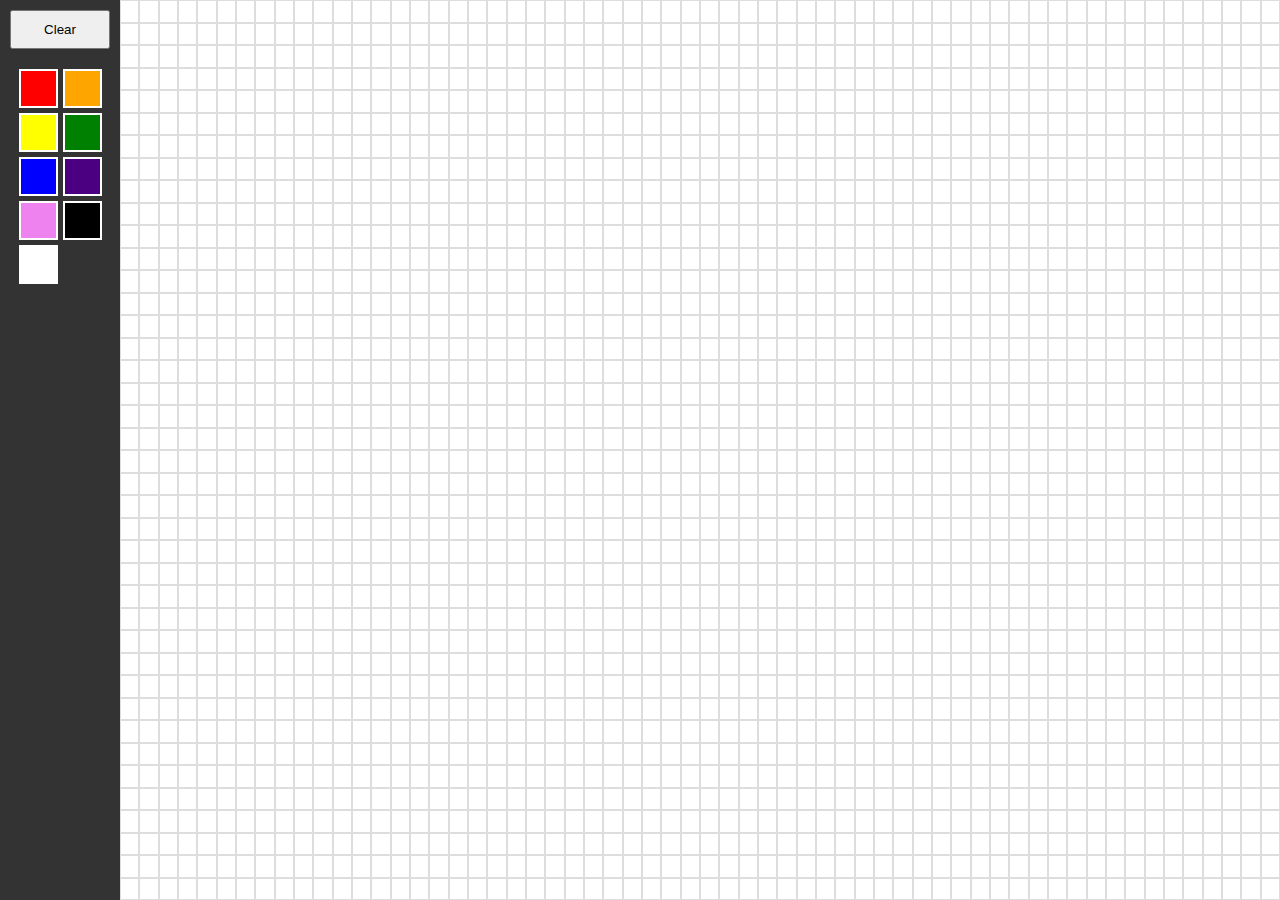
<file: week_1/day_5/mini_project_1/index.html>
<!DOCTYPE HTML>
<html>
<head>
  <style>  
body {
    margin: 0;
    font-family: Arial, sans-serif;
    background-color: #f0f0f0;
}

.container {
    display: flex;
    height: 100vh;
}

.sidebar {
    width: 100px;
    background-color: #333;
    display: flex;
    flex-direction: column;
    align-items: center;
    padding: 10px;
}

.palette {
    display: grid;
    grid-template-columns: repeat(2, 1fr);
    gap: 5px;
    margin-top: 20px;
}

.color {
    width: 35px;
    height: 35px;
    border: 2px solid white;
    cursor: pointer;
}

#clear {
    padding: 10px;
    cursor: pointer;
    width: 100%;
}

#canvas {
    flex-grow: 1;
    display: grid;
    /* This creates a dense grid of squares */
    grid-template-columns: repeat(60, 1fr); 
    grid-template-rows: repeat(40, 1fr);
    background-color: white;
}

.square {
    border: 0.1px solid #ddd;
}
</style> 
</head>

<body>
  <div class="container">
    <aside class="sidebar">
        <button id="clear">Clear</button>
        <div class="palette">
            <div class="color" style="background-color: #FF0000;"></div>
            <div class="color" style="background-color: #FFA500;"></div>
            <div class="color" style="background-color: #FFFF00;"></div>
            <div class="color" style="background-color: #008000;"></div>
            <div class="color" style="background-color: #0000FF;"></div>
            <div class="color" style="background-color: #4B0082;"></div>
            <div class="color" style="background-color: #EE82EE;"></div>
            <div class="color" style="background-color: #000000;"></div>
            <div class="color" style="background-color: #FFFFFF;"></div> </div>
    </aside>

    <main id="canvas"></main>
</div>

  <script src="test.js"></script>
</body>
</html>
</file>
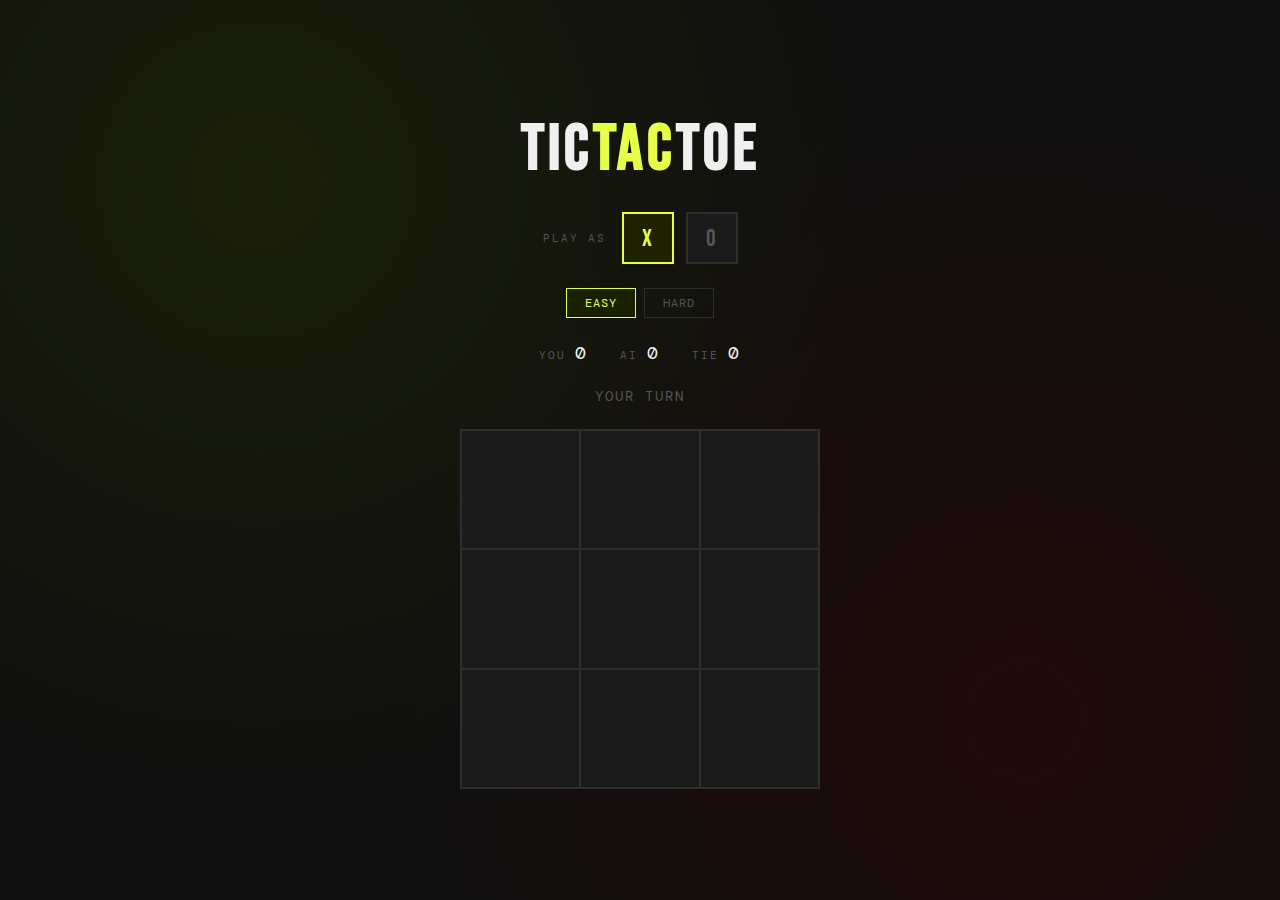
<file: week_2/Mini-Project - Tic Tac Toe Game/Tic-Tac-Toe-Game.html>
<!DOCTYPE html>
<html lang="en">
<head>
<meta charset="UTF-8">
<meta name="viewport" content="width=device-width, initial-scale=1.0">
<title>Tic Tac Toe</title>
<link href="https://fonts.googleapis.com/css2?family=Bebas+Neue&family=DM+Mono:wght@400;500&display=swap" rel="stylesheet">
<style>
  :root {
    --bg: #0f0f0f;
    --surface: #1a1a1a;
    --border: #2e2e2e;
    --accent: #e8ff47;
    --accent2: #ff6b6b;
    --text: #f0f0f0;
    --muted: #555;
    --x-color: #e8ff47;
    --o-color: #ff6b6b;
  }

  * { margin: 0; padding: 0; box-sizing: border-box; }

  body {
    background: var(--bg);
    color: var(--text);
    font-family: 'DM Mono', monospace;
    min-height: 100vh;
    display: flex;
    flex-direction: column;
    align-items: center;
    justify-content: center;
    gap: 24px;
    padding: 20px;
    background-image: radial-gradient(circle at 20% 20%, #1a1f0a 0%, transparent 50%),
                      radial-gradient(circle at 80% 80%, #1f0a0a 0%, transparent 50%);
  }

  h1 {
    font-family: 'Bebas Neue', sans-serif;
    font-size: clamp(2.5rem, 6vw, 4rem);
    letter-spacing: 4px;
    color: var(--text);
    text-align: center;
  }

  h1 span { color: var(--accent); }

  /* Symbol chooser */
  .chooser {
    display: flex;
    gap: 12px;
    align-items: center;
  }

  .chooser label {
    font-size: 0.7rem;
    letter-spacing: 2px;
    color: var(--muted);
    text-transform: uppercase;
    margin-right: 4px;
  }

  .choose-btn {
    width: 52px; height: 52px;
    border: 2px solid var(--border);
    background: var(--surface);
    color: var(--muted);
    font-family: 'Bebas Neue', sans-serif;
    font-size: 1.5rem;
    cursor: pointer;
    transition: all 0.15s;
    letter-spacing: 1px;
  }

  .choose-btn.active-x {
    border-color: var(--x-color);
    color: var(--x-color);
    background: #1f2200;
  }

  .choose-btn.active-o {
    border-color: var(--o-color);
    color: var(--o-color);
    background: #200c0c;
  }

  /* Difficulty */
  .difficulty {
    display: flex;
    gap: 8px;
  }

  .diff-btn {
    padding: 6px 18px;
    border: 1px solid var(--border);
    background: transparent;
    color: var(--muted);
    font-family: 'DM Mono', monospace;
    font-size: 0.75rem;
    letter-spacing: 1px;
    cursor: pointer;
    transition: all 0.15s;
    text-transform: uppercase;
  }

  .diff-btn.active {
    border-color: var(--accent);
    color: var(--accent);
    background: #1a1f00;
  }

  /* Status */
  .status {
    font-size: 0.85rem;
    letter-spacing: 2px;
    color: var(--muted);
    text-transform: uppercase;
    min-height: 1.2em;
    text-align: center;
    transition: color 0.2s;
  }

  .status.win { color: var(--accent); }
  .status.lose { color: var(--o-color); }
  .status.tie { color: #888; }

  /* Board */
  .board {
    display: grid;
    grid-template-columns: repeat(3, 1fr);
    gap: 0;
    border: 2px solid var(--border);
    background: var(--border);
    width: min(360px, 90vw);
    aspect-ratio: 1;
  }

  .cell {
    background: var(--surface);
    display: flex;
    align-items: center;
    justify-content: center;
    font-family: 'Bebas Neue', sans-serif;
    font-size: clamp(2.5rem, 8vw, 4rem);
    cursor: pointer;
    border: 0;
    outline: none;
    transition: background 0.1s;
    position: relative;
    user-select: none;
  }

  .cell:hover:not(.taken) {
    background: #222;
  }

  .cell.X { color: var(--x-color); }
  .cell.O { color: var(--o-color); }

  .cell.win-cell {
    background: #1a1f00;
    animation: flash 0.4s ease;
  }
  .cell.win-cell.O { background: #200c0c; }

  @keyframes flash {
    0%, 100% { opacity: 1; }
    50% { opacity: 0.4; }
  }

  .cell.pop {
    animation: pop 0.15s ease;
  }

  @keyframes pop {
    0% { transform: scale(0.6); }
    60% { transform: scale(1.1); }
    100% { transform: scale(1); }
  }

  /* Gap lines */
  .board { gap: 2px; }

  /* Restart */
  .restart-btn {
    padding: 10px 32px;
    border: 1px solid var(--border);
    background: transparent;
    color: var(--text);
    font-family: 'DM Mono', monospace;
    font-size: 0.75rem;
    letter-spacing: 2px;
    text-transform: uppercase;
    cursor: pointer;
    transition: all 0.15s;
    display: none;
  }

  .restart-btn.show {
    display: block;
  }

  .restart-btn:hover {
    border-color: var(--accent);
    color: var(--accent);
  }

  /* Score */
  .score {
    display: flex;
    gap: 32px;
    font-size: 0.7rem;
    letter-spacing: 2px;
    text-transform: uppercase;
    color: var(--muted);
  }

  .score span { color: var(--text); font-size: 1.1rem; }
</style>
</head>
<body>

<h1>TIC<span>TAC</span>TOE</h1>

<!-- Symbol chooser -->
<div class="chooser">
  <label>Play as</label>
  <button class="choose-btn active-x" id="btnX" onclick="chooseSymbol('X')">X</button>
  <button class="choose-btn" id="btnO" onclick="chooseSymbol('O')">O</button>
</div>

<!-- Difficulty -->
<div class="difficulty">
  <button class="diff-btn active" id="easy" onclick="setDifficulty('easy')">Easy</button>
  <button class="diff-btn" id="hard" onclick="setDifficulty('hard')">Hard</button>
</div>

<!-- Score -->
<div class="score">
  <div>You <span id="scorePlayer">0</span></div>
  <div>AI <span id="scoreAI">0</span></div>
  <div>Tie <span id="scoreTie">0</span></div>
</div>

<!-- Status -->
<p class="status" id="status">Your turn</p>

<!-- Board -->
<div class="board" id="board">
  <button class="cell" id="c0" onclick="playerMove(0)"></button>
  <button class="cell" id="c1" onclick="playerMove(1)"></button>
  <button class="cell" id="c2" onclick="playerMove(2)"></button>
  <button class="cell" id="c3" onclick="playerMove(3)"></button>
  <button class="cell" id="c4" onclick="playerMove(4)"></button>
  <button class="cell" id="c5" onclick="playerMove(5)"></button>
  <button class="cell" id="c6" onclick="playerMove(6)"></button>
  <button class="cell" id="c7" onclick="playerMove(7)"></button>
  <button class="cell" id="c8" onclick="playerMove(8)"></button>
</div>

<button class="restart-btn" id="restartBtn" onclick="restartGame()">↺ Play Again</button>

<script>
  const winCombos = [
    [0,1,2],[3,4,5],[6,7,8],
    [0,3,6],[1,4,7],[2,5,8],
    [0,4,8],[6,4,2]
  ];

  let board = Array(9).fill('');
  let playerSymbol = 'X';
  let aiSymbol = 'O';
  let difficulty = 'easy';
  let gameOver = false;
  let scores = { player: 0, ai: 0, tie: 0 };

  function chooseSymbol(sym) {
    playerSymbol = sym;
    aiSymbol = sym === 'X' ? 'O' : 'X';
    document.getElementById('btnX').className = 'choose-btn' + (sym === 'X' ? ' active-x' : '');
    document.getElementById('btnO').className = 'choose-btn' + (sym === 'O' ? ' active-o' : '');
    restartGame();
  }

  function setDifficulty(d) {
    difficulty = d;
    document.getElementById('easy').classList.toggle('active', d === 'easy');
    document.getElementById('hard').classList.toggle('active', d === 'hard');
    restartGame();
  }

  function restartGame() {
    board = Array(9).fill('');
    gameOver = false;
    document.querySelectorAll('.cell').forEach(c => {
      c.textContent = '';
      c.className = 'cell';
    });
    setStatus('Your turn', '');
    document.getElementById('restartBtn').classList.remove('show');

    // If player chose O, AI goes first
    if (playerSymbol === 'O') {
      setTimeout(aiMove, 400);
    }
  }

  function setStatus(msg, type) {
    const s = document.getElementById('status');
    s.textContent = msg;
    s.className = 'status' + (type ? ' ' + type : '');
  }

  function playerMove(idx) {
    if (gameOver || board[idx] !== '') return;
    makeMove(idx, playerSymbol);
    if (gameOver) return;
    setStatus("AI is thinking...", '');
    setTimeout(aiMove, 350);
  }

  function makeMove(idx, symbol) {
    board[idx] = symbol;
    const cell = document.getElementById('c' + idx);
    cell.textContent = symbol;
    cell.classList.add(symbol, 'taken', 'pop');

    const result = checkWinner(board);
    if (result) {
      endGame(result);
    } else if (board.every(c => c !== '')) {
      endGame('tie');
    }
  }

  function aiMove() {
    if (gameOver) return;
    const idx = difficulty === 'hard' ? bestMove() : randomMove();
    makeMove(idx, aiSymbol);
    if (!gameOver) setStatus('Your turn', '');
  }

  function randomMove() {
    const empty = board.reduce((acc, v, i) => v === '' ? [...acc, i] : acc, []);
    return empty[Math.floor(Math.random() * empty.length)];
  }

  function bestMove() {
    // Minimax
    let best = -Infinity, move = -1;
    board.forEach((v, i) => {
      if (v === '') {
        board[i] = aiSymbol;
        const score = minimax(board, 0, false);
        board[i] = '';
        if (score > best) { best = score; move = i; }
      }
    });
    return move;
  }

  function minimax(b, depth, isMax) {
    const result = checkWinner(b);
    if (result === aiSymbol) return 10 - depth;
    if (result === playerSymbol) return depth - 10;
    if (b.every(c => c !== '')) return 0;

    if (isMax) {
      let best = -Infinity;
      b.forEach((v, i) => {
        if (v === '') {
          b[i] = aiSymbol;
          best = Math.max(best, minimax(b, depth + 1, false));
          b[i] = '';
        }
      });
      return best;
    } else {
      let best = Infinity;
      b.forEach((v, i) => {
        if (v === '') {
          b[i] = playerSymbol;
          best = Math.min(best, minimax(b, depth + 1, true));
          b[i] = '';
        }
      });
      return best;
    }
  }

  function checkWinner(b) {
    for (const [a, c, d] of winCombos) {
      if (b[a] && b[a] === b[c] && b[a] === b[d]) return b[a];
    }
    return null;
  }

  function endGame(result) {
    gameOver = true;
    document.getElementById('restartBtn').classList.add('show');

    if (result === 'tie') {
      setStatus('Tie game', 'tie');
      scores.tie++;
      document.getElementById('scoreTie').textContent = scores.tie;
      return;
    }

    // Highlight winning cells
    for (const combo of winCombos) {
      const [a, b, c] = combo;
      if (board[a] && board[a] === board[b] && board[a] === board[c]) {
        [a, b, c].forEach(i => {
          document.getElementById('c' + i).classList.add('win-cell');
        });
        break;
      }
    }

    if (result === playerSymbol) {
      setStatus('🎉 You win!', 'win');
      scores.player++;
      document.getElementById('scorePlayer').textContent = scores.player;
    } else {
      setStatus('AI wins!', 'lose');
      scores.ai++;
      document.getElementById('scoreAI').textContent = scores.ai;
    }
  }
</script>
</body>
</html>
</file>
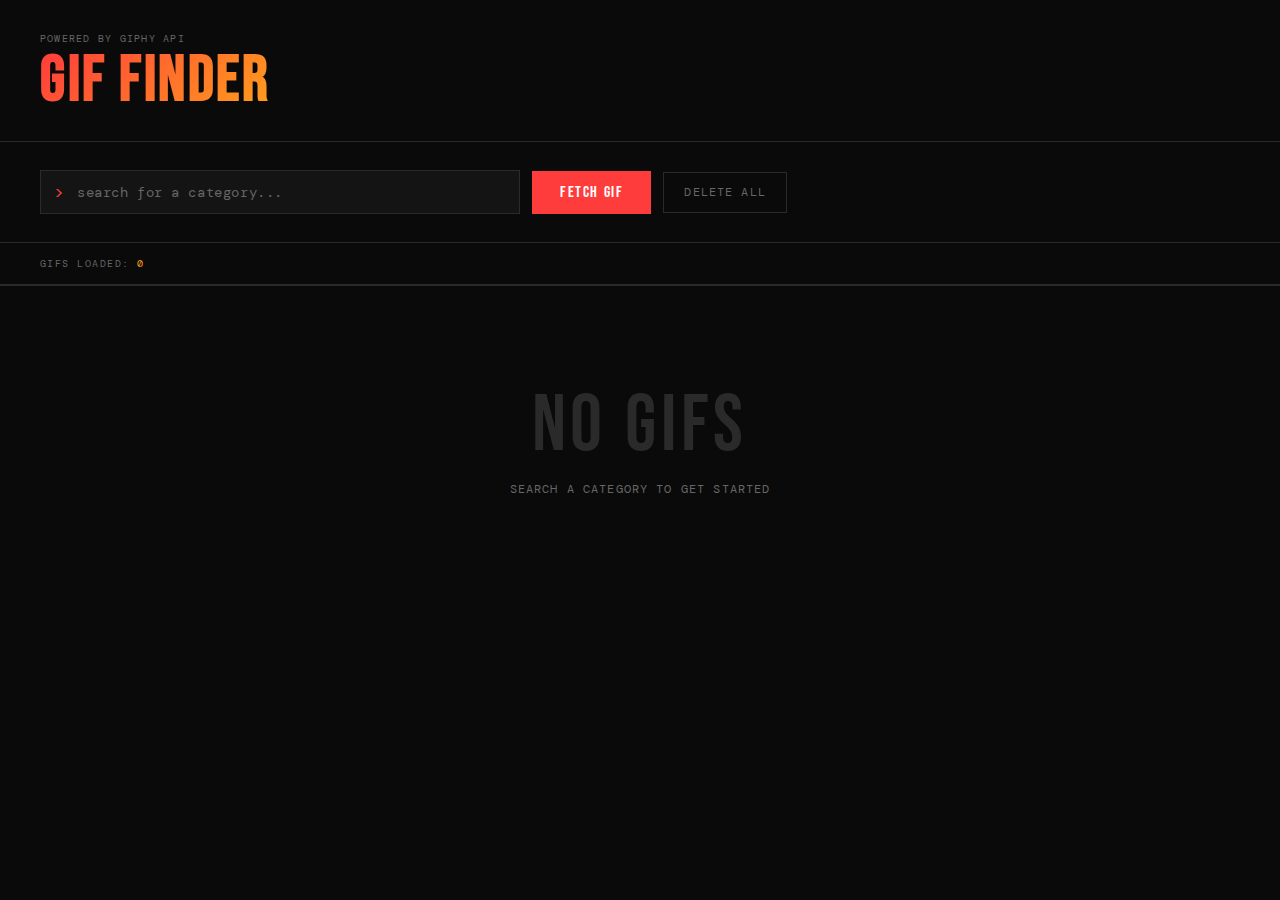
<file: week_3/day_2/Daily-Challenge-Gifs.html>
<!DOCTYPE html>
<html lang="en">
<head>
  <meta charset="UTF-8" />
  <meta name="viewport" content="width=device-width, initial-scale=1.0"/>
  <title>GIF Finder</title>
  <link href="https://fonts.googleapis.com/css2?family=Bebas+Neue&family=DM+Mono:wght@400;500&display=swap" rel="stylesheet"/>
  <style>
    *, *::before, *::after { box-sizing: border-box; margin: 0; padding: 0; }

    :root {
      --bg: #0a0a0a;
      --surface: #141414;
      --border: #2a2a2a;
      --accent: #ff3c3c;
      --accent2: #ff9f1c;
      --text: #f0f0f0;
      --muted: #666;
    }

    body {
      background: var(--bg);
      color: var(--text);
      font-family: 'DM Mono', monospace;
      min-height: 100vh;
      padding: 0 0 60px;
      overflow-x: hidden;
    }

    /* Header */
    header {
      border-bottom: 1px solid var(--border);
      padding: 32px 40px 28px;
      display: flex;
      align-items: flex-end;
      justify-content: space-between;
      position: sticky;
      top: 0;
      background: var(--bg);
      z-index: 100;
      backdrop-filter: blur(8px);
    }

    h1 {
      font-family: 'Bebas Neue', sans-serif;
      font-size: clamp(2.4rem, 6vw, 4rem);
      letter-spacing: 0.04em;
      line-height: 1;
      background: linear-gradient(135deg, var(--accent), var(--accent2));
      -webkit-background-clip: text;
      -webkit-text-fill-color: transparent;
      background-clip: text;
    }

    .subtitle {
      font-size: 0.65rem;
      color: var(--muted);
      letter-spacing: 0.12em;
      text-transform: uppercase;
      margin-bottom: 4px;
    }

    /* Search form */
    .search-bar {
      padding: 28px 40px;
      display: flex;
      gap: 12px;
      align-items: center;
      border-bottom: 1px solid var(--border);
    }

    .input-wrap {
      position: relative;
      flex: 1;
      max-width: 480px;
    }

    .input-wrap::before {
      content: '>';
      position: absolute;
      left: 14px;
      top: 50%;
      transform: translateY(-50%);
      color: var(--accent);
      font-family: 'DM Mono', monospace;
      font-size: 1rem;
      pointer-events: none;
    }

    input[type="text"] {
      width: 100%;
      background: var(--surface);
      border: 1px solid var(--border);
      color: var(--text);
      font-family: 'DM Mono', monospace;
      font-size: 0.9rem;
      padding: 12px 16px 12px 36px;
      outline: none;
      transition: border-color 0.2s;
      letter-spacing: 0.04em;
    }

    input[type="text"]:focus {
      border-color: var(--accent);
    }

    input[type="text"]::placeholder {
      color: var(--muted);
    }

    .btn {
      font-family: 'Bebas Neue', sans-serif;
      font-size: 1rem;
      letter-spacing: 0.1em;
      padding: 12px 28px;
      border: none;
      cursor: pointer;
      transition: all 0.15s;
      text-transform: uppercase;
    }

    .btn-primary {
      background: var(--accent);
      color: #fff;
    }

    .btn-primary:hover {
      background: #ff5a5a;
      transform: translateY(-1px);
    }

    .btn-primary:active {
      transform: translateY(0);
    }

    .btn-danger {
      background: transparent;
      color: var(--muted);
      border: 1px solid var(--border);
      font-family: 'DM Mono', monospace;
      font-size: 0.72rem;
      letter-spacing: 0.1em;
      padding: 12px 20px;
    }

    .btn-danger:hover {
      border-color: var(--accent);
      color: var(--accent);
    }

    /* Count bar */
    .count-bar {
      padding: 14px 40px;
      font-size: 0.65rem;
      letter-spacing: 0.14em;
      text-transform: uppercase;
      color: var(--muted);
      border-bottom: 1px solid var(--border);
      display: flex;
      justify-content: space-between;
      align-items: center;
    }

    #gif-count { color: var(--accent2); }

    /* Grid */
    #gif-grid {
      display: grid;
      grid-template-columns: repeat(auto-fill, minmax(260px, 1fr));
      gap: 1px;
      background: var(--border);
      padding-top: 1px;
    }

    .gif-card {
      position: relative;
      background: var(--surface);
      overflow: hidden;
      animation: fadeSlide 0.35s ease both;
    }

    @keyframes fadeSlide {
      from { opacity: 0; transform: translateY(12px); }
      to   { opacity: 1; transform: translateY(0); }
    }

    .gif-card img {
      width: 100%;
      display: block;
      aspect-ratio: 1 / 1;
      object-fit: cover;
      transition: transform 0.3s ease;
    }

    .gif-card:hover img {
      transform: scale(1.04);
    }

    .gif-card .overlay {
      position: absolute;
      bottom: 0;
      left: 0;
      right: 0;
      background: linear-gradient(transparent, rgba(0,0,0,0.85));
      padding: 32px 14px 14px;
      display: flex;
      justify-content: space-between;
      align-items: flex-end;
      opacity: 0;
      transition: opacity 0.25s;
    }

    .gif-card:hover .overlay {
      opacity: 1;
    }

    .gif-tag {
      font-size: 0.6rem;
      letter-spacing: 0.12em;
      text-transform: uppercase;
      color: var(--accent2);
      background: rgba(0,0,0,0.5);
      padding: 3px 8px;
    }

    .delete-btn {
      font-family: 'DM Mono', monospace;
      font-size: 0.62rem;
      letter-spacing: 0.1em;
      text-transform: uppercase;
      background: var(--accent);
      color: #fff;
      border: none;
      cursor: pointer;
      padding: 5px 12px;
      transition: background 0.15s;
    }

    .delete-btn:hover {
      background: #ff5a5a;
    }

    /* Empty state */
    #empty-state {
      text-align: center;
      padding: 100px 40px;
      color: var(--muted);
    }

    #empty-state .big {
      font-family: 'Bebas Neue', sans-serif;
      font-size: 5rem;
      color: var(--border);
      letter-spacing: 0.06em;
      line-height: 1;
      margin-bottom: 16px;
    }

    #empty-state p {
      font-size: 0.72rem;
      letter-spacing: 0.1em;
      text-transform: uppercase;
    }

    /* Loader */
    .loader {
      display: none;
      width: 20px;
      height: 20px;
      border: 2px solid var(--border);
      border-top-color: var(--accent);
      border-radius: 50%;
      animation: spin 0.7s linear infinite;
      margin: 0 8px;
    }

    .loader.active { display: block; }

    @keyframes spin {
      to { transform: rotate(360deg); }
    }

    /* Error toast */
    #error-toast {
      position: fixed;
      bottom: 30px;
      left: 50%;
      transform: translateX(-50%) translateY(80px);
      background: var(--accent);
      color: #fff;
      font-size: 0.75rem;
      letter-spacing: 0.08em;
      padding: 10px 24px;
      opacity: 0;
      transition: all 0.3s ease;
      pointer-events: none;
      z-index: 999;
    }

    #error-toast.show {
      transform: translateX(-50%) translateY(0);
      opacity: 1;
    }

    @media (max-width: 600px) {
      header, .search-bar, .count-bar { padding-left: 20px; padding-right: 20px; }
      .search-bar { flex-wrap: wrap; }
      #gif-grid { grid-template-columns: repeat(auto-fill, minmax(160px, 1fr)); }
    }
  </style>
</head>
<body>

  <header>
    <div>
      <div class="subtitle">Powered by Giphy API</div>
      <h1>GIF FINDER</h1>
    </div>
  </header>

  <div class="search-bar">
    <div class="input-wrap">
      <input type="text" id="search-input" placeholder="search for a category..." autocomplete="off" />
    </div>
    <button class="btn btn-primary" id="fetch-btn">Fetch GIF</button>
    <div class="loader" id="loader"></div>
    <button class="btn btn-danger" id="delete-all-btn">Delete All</button>
  </div>

  <div class="count-bar">
    <span>GIFs loaded: <span id="gif-count">0</span></span>
    <span id="last-search"></span>
  </div>

  <div id="gif-grid"></div>

  <div id="empty-state">
    <div class="big">NO GIFS</div>
    <p>Search a category to get started</p>
  </div>

  <div id="error-toast"></div>

  <script>
    const API_KEY = 'hpvZycW22qCjn5cRM1xtWB8NKq4dQ2My';
    const grid = document.getElementById('gif-grid');
    const countEl = document.getElementById('gif-count');
    const emptyState = document.getElementById('empty-state');
    const loader = document.getElementById('loader');
    const lastSearchEl = document.getElementById('last-search');
    const errorToast = document.getElementById('error-toast');
    const searchInput = document.getElementById('search-input');

    let gifCount = 0;

    function updateCount() {
      gifCount = grid.querySelectorAll('.gif-card').length;
      countEl.textContent = gifCount;
      emptyState.style.display = gifCount === 0 ? 'block' : 'none';
    }

    function showError(msg) {
      errorToast.textContent = msg;
      errorToast.classList.add('show');
      setTimeout(() => errorToast.classList.remove('show'), 3000);
    }

    async function fetchGif() {
      const tag = searchInput.value.trim();
      if (!tag) { showError('Please enter a search category'); return; }

      loader.classList.add('active');
      document.getElementById('fetch-btn').disabled = true;

      try {
        const url = `https://api.giphy.com/v1/gifs/random?api_key=${API_KEY}&tag=${encodeURIComponent(tag)}&rating=g`;
        const res = await fetch(url);
        if (!res.ok) throw new Error(`HTTP error ${res.status}`);
        const data = await res.json();

        if (!data.data || !data.data.images) throw new Error('No GIF found for that category');

        const gifUrl = data.data.images.downsized_large?.url || data.data.images.original?.url;
        appendGif(gifUrl, tag);

        lastSearchEl.textContent = `Last: "${tag}"`;
      } catch (err) {
        showError(err.message || 'Failed to fetch GIF');
      } finally {
        loader.classList.remove('active');
        document.getElementById('fetch-btn').disabled = false;
      }
    }

    function appendGif(url, tag) {
      const card = document.createElement('div');
      card.className = 'gif-card';

      const img = document.createElement('img');
      img.src = url;
      img.alt = tag;
      img.loading = 'lazy';

      const overlay = document.createElement('div');
      overlay.className = 'overlay';

      const tagEl = document.createElement('span');
      tagEl.className = 'gif-tag';
      tagEl.textContent = tag;

      const delBtn = document.createElement('button');
      delBtn.className = 'delete-btn';
      delBtn.textContent = 'Delete';
      delBtn.addEventListener('click', () => {
        card.style.transition = 'opacity 0.25s, transform 0.25s';
        card.style.opacity = '0';
        card.style.transform = 'scale(0.92)';
        setTimeout(() => { card.remove(); updateCount(); }, 260);
      });

      overlay.appendChild(tagEl);
      overlay.appendChild(delBtn);
      card.appendChild(img);
      card.appendChild(overlay);
      grid.appendChild(card);

      updateCount();
    }

    document.getElementById('fetch-btn').addEventListener('click', fetchGif);

    searchInput.addEventListener('keydown', (e) => {
      if (e.key === 'Enter') fetchGif();
    });

    document.getElementById('delete-all-btn').addEventListener('click', () => {
      const cards = grid.querySelectorAll('.gif-card');
      cards.forEach((c, i) => {
        setTimeout(() => {
          c.style.transition = 'opacity 0.2s, transform 0.2s';
          c.style.opacity = '0';
          c.style.transform = 'scale(0.9)';
          setTimeout(() => { c.remove(); updateCount(); }, 200);
        }, i * 40);
      });
    });

    updateCount();
  </script>
</body>
</html>
</file>
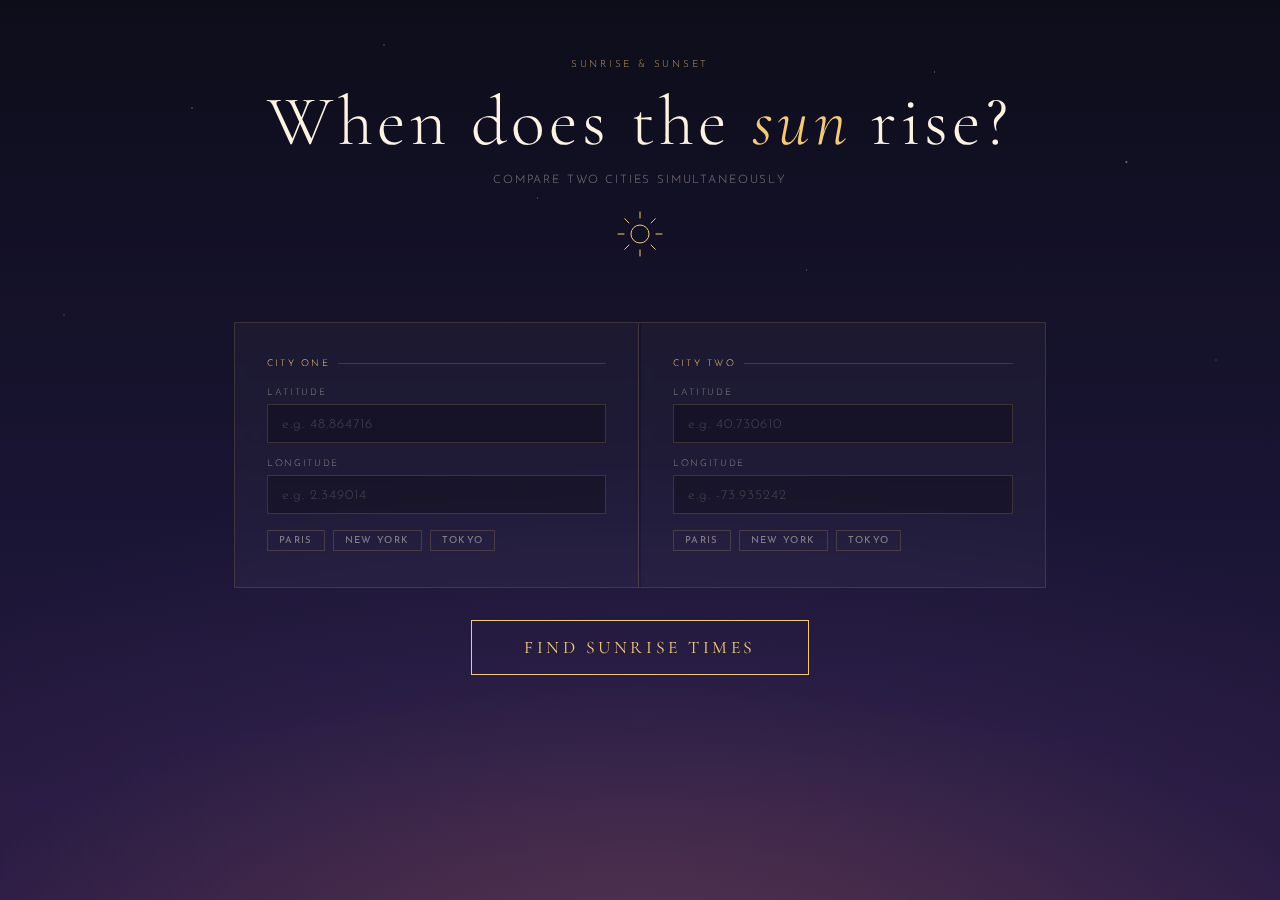
<file: week_3/day_2/Daily-Challenge-Promise.html>
<!DOCTYPE html>
<html lang="en">
<head>
  <meta charset="UTF-8"/>
  <meta name="viewport" content="width=device-width, initial-scale=1.0"/>
  <title>Sunrise Finder</title>
  <link href="https://fonts.googleapis.com/css2?family=Cormorant+Garamond:ital,wght@0,300;0,400;0,600;1,300;1,400&family=Josefin+Sans:wght@300;400&display=swap" rel="stylesheet"/>
  <style>
    *, *::before, *::after { box-sizing: border-box; margin: 0; padding: 0; }

    :root {
      --sky-deep:   #0d0d1a;
      --sky-mid:    #1a1535;
      --sky-dawn:   #3d2b5e;
      --horizon:    #c96b3a;
      --gold:       #f4c97a;
      --cream:      #fdf3e3;
      --muted:      rgba(253,243,227,0.45);
      --border:     rgba(244,201,122,0.18);
    }

    html, body {
      min-height: 100vh;
      background: var(--sky-deep);
      color: var(--cream);
      font-family: 'Josefin Sans', sans-serif;
      font-weight: 300;
    }

    /* Sky background gradient that animates subtly */
    body::before {
      content: '';
      position: fixed;
      inset: 0;
      background:
        radial-gradient(ellipse 80% 50% at 50% 110%, rgba(201,107,58,0.22) 0%, transparent 70%),
        radial-gradient(ellipse 120% 80% at 50% 100%, rgba(61,43,94,0.6) 0%, transparent 60%),
        linear-gradient(180deg, #0d0d1a 0%, #1a1535 60%, #2a1a40 100%);
      pointer-events: none;
      z-index: 0;
    }

    /* Stars */
    body::after {
      content: '';
      position: fixed;
      inset: 0;
      background-image:
        radial-gradient(1px 1px at 15% 12%, rgba(255,255,255,0.6) 0%, transparent 100%),
        radial-gradient(1px 1px at 73% 8%, rgba(255,255,255,0.5) 0%, transparent 100%),
        radial-gradient(1px 1px at 42% 22%, rgba(255,255,255,0.4) 0%, transparent 100%),
        radial-gradient(1.5px 1.5px at 88% 18%, rgba(255,255,255,0.55) 0%, transparent 100%),
        radial-gradient(1px 1px at 5% 35%, rgba(255,255,255,0.35) 0%, transparent 100%),
        radial-gradient(1px 1px at 63% 30%, rgba(255,255,255,0.4) 0%, transparent 100%),
        radial-gradient(1px 1px at 30% 5%, rgba(255,255,255,0.5) 0%, transparent 100%),
        radial-gradient(1px 1px at 95% 40%, rgba(255,255,255,0.3) 0%, transparent 100%),
        radial-gradient(1px 1px at 52% 15%, rgba(255,255,255,0.45) 0%, transparent 100%),
        radial-gradient(1px 1px at 20% 48%, rgba(255,255,255,0.3) 0%, transparent 100%);
      pointer-events: none;
      z-index: 0;
    }

    .page {
      position: relative;
      z-index: 1;
      max-width: 860px;
      margin: 0 auto;
      padding: 60px 24px 80px;
    }

    /* Header */
    header {
      text-align: center;
      margin-bottom: 64px;
    }

    .eyebrow {
      font-size: 0.62rem;
      letter-spacing: 0.28em;
      text-transform: uppercase;
      color: var(--gold);
      opacity: 0.7;
      margin-bottom: 14px;
    }

    h1 {
      font-family: 'Cormorant Garamond', serif;
      font-weight: 300;
      font-size: clamp(2.6rem, 7vw, 4.4rem);
      letter-spacing: 0.06em;
      line-height: 1.1;
      color: var(--cream);
    }

    h1 em {
      font-style: italic;
      color: var(--gold);
    }

    .tagline {
      margin-top: 14px;
      font-size: 0.72rem;
      letter-spacing: 0.16em;
      text-transform: uppercase;
      color: var(--muted);
    }

    /* Sun ornament */
    .sun-ornament {
      width: 48px;
      height: 48px;
      margin: 24px auto 0;
      position: relative;
    }

    .sun-ornament svg {
      width: 100%;
      height: 100%;
      animation: slowSpin 24s linear infinite;
    }

    @keyframes slowSpin {
      to { transform: rotate(360deg); }
    }

    /* Form grid */
    .form-grid {
      display: grid;
      grid-template-columns: 1fr 1fr;
      gap: 2px;
      margin-bottom: 32px;
      border: 1px solid var(--border);
    }

    @media (max-width: 580px) {
      .form-grid { grid-template-columns: 1fr; }
    }

    .city-panel {
      background: rgba(255,255,255,0.03);
      padding: 36px 32px;
      position: relative;
      backdrop-filter: blur(4px);
    }

    .city-panel:first-child {
      border-right: 1px solid var(--border);
    }

    @media (max-width: 580px) {
      .city-panel:first-child {
        border-right: none;
        border-bottom: 1px solid var(--border);
      }
    }

    .panel-label {
      font-size: 0.58rem;
      letter-spacing: 0.24em;
      text-transform: uppercase;
      color: var(--gold);
      margin-bottom: 20px;
      display: flex;
      align-items: center;
      gap: 8px;
    }

    .panel-label::after {
      content: '';
      flex: 1;
      height: 1px;
      background: var(--border);
    }

    .field {
      margin-bottom: 16px;
    }

    .field:last-child { margin-bottom: 0; }

    label {
      display: block;
      font-size: 0.58rem;
      letter-spacing: 0.18em;
      text-transform: uppercase;
      color: var(--muted);
      margin-bottom: 7px;
    }

    input[type="number"] {
      width: 100%;
      background: rgba(0,0,0,0.25);
      border: 1px solid var(--border);
      color: var(--cream);
      font-family: 'Josefin Sans', sans-serif;
      font-weight: 300;
      font-size: 1.05rem;
      padding: 10px 14px;
      outline: none;
      transition: border-color 0.2s, background 0.2s;
      letter-spacing: 0.06em;
      -moz-appearance: textfield;
    }

    input[type="number"]::-webkit-inner-spin-button,
    input[type="number"]::-webkit-outer-spin-button { -webkit-appearance: none; }

    input[type="number"]:focus {
      border-color: var(--gold);
      background: rgba(244,201,122,0.06);
    }

    input[type="number"]::placeholder {
      color: rgba(253,243,227,0.2);
      font-size: 0.85rem;
    }

    /* Presets */
    .presets {
      display: flex;
      gap: 8px;
      margin-top: 10px;
    }

    .preset-btn {
      font-family: 'Josefin Sans', sans-serif;
      font-size: 0.6rem;
      letter-spacing: 0.14em;
      text-transform: uppercase;
      background: transparent;
      border: 1px solid var(--border);
      color: var(--muted);
      padding: 5px 11px;
      cursor: pointer;
      transition: all 0.18s;
    }

    .preset-btn:hover {
      border-color: var(--gold);
      color: var(--gold);
    }

    /* Submit */
    .submit-wrap {
      text-align: center;
      margin-bottom: 56px;
    }

    button[type="button"]#fetch-btn {
      font-family: 'Cormorant Garamond', serif;
      font-size: 1.1rem;
      font-weight: 400;
      letter-spacing: 0.2em;
      text-transform: uppercase;
      background: transparent;
      border: 1px solid var(--gold);
      color: var(--gold);
      padding: 16px 52px;
      cursor: pointer;
      transition: all 0.25s;
      position: relative;
      overflow: hidden;
    }

    button[type="button"]#fetch-btn::before {
      content: '';
      position: absolute;
      inset: 0;
      background: var(--gold);
      transform: scaleX(0);
      transform-origin: left;
      transition: transform 0.3s ease;
      z-index: -1;
    }

    button[type="button"]#fetch-btn:hover {
      color: var(--sky-deep);
    }

    button[type="button"]#fetch-btn:hover::before {
      transform: scaleX(1);
    }

    button[type="button"]#fetch-btn:disabled {
      opacity: 0.4;
      cursor: not-allowed;
    }

    /* Loader */
    .loader-wrap {
      text-align: center;
      padding: 20px;
      display: none;
    }

    .loader-wrap.active { display: block; }

    .loader-dots {
      display: inline-flex;
      gap: 8px;
    }

    .loader-dots span {
      width: 6px;
      height: 6px;
      background: var(--gold);
      border-radius: 50%;
      animation: pulse 1.2s ease-in-out infinite;
    }

    .loader-dots span:nth-child(2) { animation-delay: 0.2s; }
    .loader-dots span:nth-child(3) { animation-delay: 0.4s; }

    @keyframes pulse {
      0%, 80%, 100% { opacity: 0.2; transform: scale(0.8); }
      40% { opacity: 1; transform: scale(1); }
    }

    /* Results */
    #results {
      display: none;
      animation: riseUp 0.55s cubic-bezier(0.22, 1, 0.36, 1) both;
    }

    #results.visible { display: block; }

    @keyframes riseUp {
      from { opacity: 0; transform: translateY(20px); }
      to   { opacity: 1; transform: translateY(0); }
    }

    .results-header {
      text-align: center;
      margin-bottom: 36px;
    }

    .results-header p {
      font-size: 0.62rem;
      letter-spacing: 0.2em;
      text-transform: uppercase;
      color: var(--muted);
    }

    .results-grid {
      display: grid;
      grid-template-columns: 1fr auto 1fr;
      gap: 0;
      align-items: center;
    }

    @media (max-width: 520px) {
      .results-grid {
        grid-template-columns: 1fr;
        text-align: center;
      }
      .divider-col { display: none; }
    }

    .result-card {
      background: rgba(255,255,255,0.03);
      border: 1px solid var(--border);
      padding: 40px 36px;
      text-align: center;
    }

    .result-city {
      font-family: 'Cormorant Garamond', serif;
      font-weight: 300;
      font-size: 0.7rem;
      letter-spacing: 0.22em;
      text-transform: uppercase;
      color: var(--gold);
      margin-bottom: 14px;
    }

    .result-time {
      font-family: 'Cormorant Garamond', serif;
      font-size: clamp(2.4rem, 6vw, 3.8rem);
      font-weight: 300;
      color: var(--cream);
      line-height: 1;
      margin-bottom: 8px;
    }

    .result-label {
      font-size: 0.58rem;
      letter-spacing: 0.18em;
      text-transform: uppercase;
      color: var(--muted);
    }

    .result-sunset {
      margin-top: 20px;
      padding-top: 20px;
      border-top: 1px solid var(--border);
    }

    .result-sunset .result-time {
      font-size: clamp(1.4rem, 3.5vw, 2rem);
      color: var(--gold);
      opacity: 0.8;
    }

    .divider-col {
      text-align: center;
      padding: 0 20px;
    }

    .divider-col svg {
      width: 36px;
      height: 36px;
      opacity: 0.4;
    }

    /* Error */
    .error-msg {
      text-align: center;
      color: #e07070;
      font-size: 0.72rem;
      letter-spacing: 0.12em;
      padding: 16px;
      border: 1px solid rgba(224,112,112,0.3);
      margin-bottom: 20px;
      display: none;
    }

    .error-msg.visible { display: block; }
  </style>
</head>
<body>
<div class="page">

  <header>
    <p class="eyebrow">Sunrise & Sunset</p>
    <h1>When does the <em>sun</em> rise?</h1>
    <p class="tagline">Compare two cities simultaneously</p>
    <div class="sun-ornament">
      <svg viewBox="0 0 48 48" fill="none" xmlns="http://www.w3.org/2000/svg">
        <circle cx="24" cy="24" r="9" stroke="#f4c97a" stroke-width="1"/>
        <line x1="24" y1="2" x2="24" y2="8" stroke="#f4c97a" stroke-width="1" stroke-linecap="round"/>
        <line x1="24" y1="40" x2="24" y2="46" stroke="#f4c97a" stroke-width="1" stroke-linecap="round"/>
        <line x1="2" y1="24" x2="8" y2="24" stroke="#f4c97a" stroke-width="1" stroke-linecap="round"/>
        <line x1="40" y1="24" x2="46" y2="24" stroke="#f4c97a" stroke-width="1" stroke-linecap="round"/>
        <line x1="8.69" y1="8.69" x2="12.95" y2="12.95" stroke="#f4c97a" stroke-width="1" stroke-linecap="round"/>
        <line x1="35.05" y1="35.05" x2="39.31" y2="39.31" stroke="#f4c97a" stroke-width="1" stroke-linecap="round"/>
        <line x1="39.31" y1="8.69" x2="35.05" y2="12.95" stroke="#f4c97a" stroke-width="1" stroke-linecap="round"/>
        <line x1="12.95" y1="35.05" x2="8.69" y2="39.31" stroke="#f4c97a" stroke-width="1" stroke-linecap="round"/>
      </svg>
    </div>
  </header>

  <!-- Form -->
  <div class="form-grid">
    <div class="city-panel">
      <p class="panel-label">City One</p>
      <div class="field">
        <label>Latitude</label>
        <input type="number" id="lat1" placeholder="e.g. 48.864716" step="any"/>
      </div>
      <div class="field">
        <label>Longitude</label>
        <input type="number" id="lng1" placeholder="e.g. 2.349014" step="any"/>
      </div>
      <div class="presets">
        <button class="preset-btn" onclick="setCity(1, 48.864716, 2.349014, 'Paris')">Paris</button>
        <button class="preset-btn" onclick="setCity(1, 40.730610, -73.935242, 'New York')">New York</button>
        <button class="preset-btn" onclick="setCity(1, 35.6762, 139.6503, 'Tokyo')">Tokyo</button>
      </div>
    </div>

    <div class="city-panel">
      <p class="panel-label">City Two</p>
      <div class="field">
        <label>Latitude</label>
        <input type="number" id="lat2" placeholder="e.g. 40.730610" step="any"/>
      </div>
      <div class="field">
        <label>Longitude</label>
        <input type="number" id="lng2" placeholder="e.g. -73.935242" step="any"/>
      </div>
      <div class="presets">
        <button class="preset-btn" onclick="setCity(2, 48.864716, 2.349014, 'Paris')">Paris</button>
        <button class="preset-btn" onclick="setCity(2, 40.730610, -73.935242, 'New York')">New York</button>
        <button class="preset-btn" onclick="setCity(2, 35.6762, 139.6503, 'Tokyo')">Tokyo</button>
      </div>
    </div>
  </div>

  <div class="error-msg" id="error-msg"></div>

  <div class="submit-wrap">
    <button type="button" id="fetch-btn" onclick="fetchBoth()">Find Sunrise Times</button>
  </div>

  <div class="loader-wrap" id="loader">
    <div class="loader-dots"><span></span><span></span><span></span></div>
  </div>

  <!-- Results -->
  <div id="results">
    <div class="results-header">
      <p>Today's sunrise & sunset — UTC</p>
    </div>
    <div class="results-grid">
      <div class="result-card" id="card1">
        <p class="result-city" id="city1-label">City One</p>
        <p class="result-time" id="sunrise1">—</p>
        <p class="result-label">Sunrise</p>
        <div class="result-sunset">
          <p class="result-time" id="sunset1">—</p>
          <p class="result-label">Sunset</p>
        </div>
      </div>

      <div class="divider-col">
        <svg viewBox="0 0 36 36" fill="none" xmlns="http://www.w3.org/2000/svg">
          <circle cx="18" cy="18" r="6" stroke="#f4c97a" stroke-width="0.8"/>
          <line x1="18" y1="2" x2="18" y2="6" stroke="#f4c97a" stroke-width="0.8"/>
          <line x1="18" y1="30" x2="18" y2="34" stroke="#f4c97a" stroke-width="0.8"/>
          <line x1="2" y1="18" x2="6" y2="18" stroke="#f4c97a" stroke-width="0.8"/>
          <line x1="30" y1="18" x2="34" y2="18" stroke="#f4c97a" stroke-width="0.8"/>
        </svg>
      </div>

      <div class="result-card" id="card2">
        <p class="result-city" id="city2-label">City Two</p>
        <p class="result-time" id="sunrise2">—</p>
        <p class="result-label">Sunrise</p>
        <div class="result-sunset">
          <p class="result-time" id="sunset2">—</p>
          <p class="result-label">Sunset</p>
        </div>
      </div>
    </div>
  </div>

</div>

<script>
  const cityNames = { 1: '', 2: '' };

  function setCity(num, lat, lng, name) {
    document.getElementById(`lat${num}`).value = lat;
    document.getElementById(`lng${num}`).value = lng;
    cityNames[num] = name;
  }

  function formatTime(utcStr) {
    // API returns times like "6:12:34 AM"
    return utcStr.replace(/:(\d\d) (AM|PM)$/, ' $2').replace(/^(\d):/, '0$1:').split(':').slice(0,2).join(':') + ' ' + utcStr.split(' ')[1];
  }

  function fetchSunrise(lat, lng) {
    const url = `https://api.sunrise-sunset.org/json?lat=${lat}&lng=${lng}&formatted=1`;
    return fetch(url).then(res => {
      if (!res.ok) throw new Error(`Request failed (${res.status})`);
      return res.json();
    }).then(data => {
      if (data.status !== 'OK') throw new Error('API returned non-OK status');
      return data.results;
    });
  }

  async function fetchBoth() {
    const lat1 = document.getElementById('lat1').value.trim();
    const lng1 = document.getElementById('lng1').value.trim();
    const lat2 = document.getElementById('lat2').value.trim();
    const lng2 = document.getElementById('lng2').value.trim();

    const errEl = document.getElementById('error-msg');
    errEl.classList.remove('visible');

    if (!lat1 || !lng1 || !lat2 || !lng2) {
      errEl.textContent = 'Please fill in all four coordinates before fetching.';
      errEl.classList.add('visible');
      return;
    }

    const btn = document.getElementById('fetch-btn');
    btn.disabled = true;
    document.getElementById('loader').classList.add('active');
    document.getElementById('results').classList.remove('visible');

    try {
      const [res1, res2] = await Promise.all([
        fetchSunrise(lat1, lng1),
        fetchSunrise(lat2, lng2)
      ]);

      document.getElementById('city1-label').textContent = cityNames[1] || `${parseFloat(lat1).toFixed(2)}, ${parseFloat(lng1).toFixed(2)}`;
      document.getElementById('city2-label').textContent = cityNames[2] || `${parseFloat(lat2).toFixed(2)}, ${parseFloat(lng2).toFixed(2)}`;

      document.getElementById('sunrise1').textContent = formatTime(res1.sunrise);
      document.getElementById('sunset1').textContent  = formatTime(res1.sunset);
      document.getElementById('sunrise2').textContent = formatTime(res2.sunrise);
      document.getElementById('sunset2').textContent  = formatTime(res2.sunset);

      document.getElementById('results').classList.add('visible');
    } catch (err) {
      errEl.textContent = `Error: ${err.message}`;
      errEl.classList.add('visible');
    } finally {
      btn.disabled = false;
      document.getElementById('loader').classList.remove('active');
    }
  }
</script>
</body>
</html>
</file>
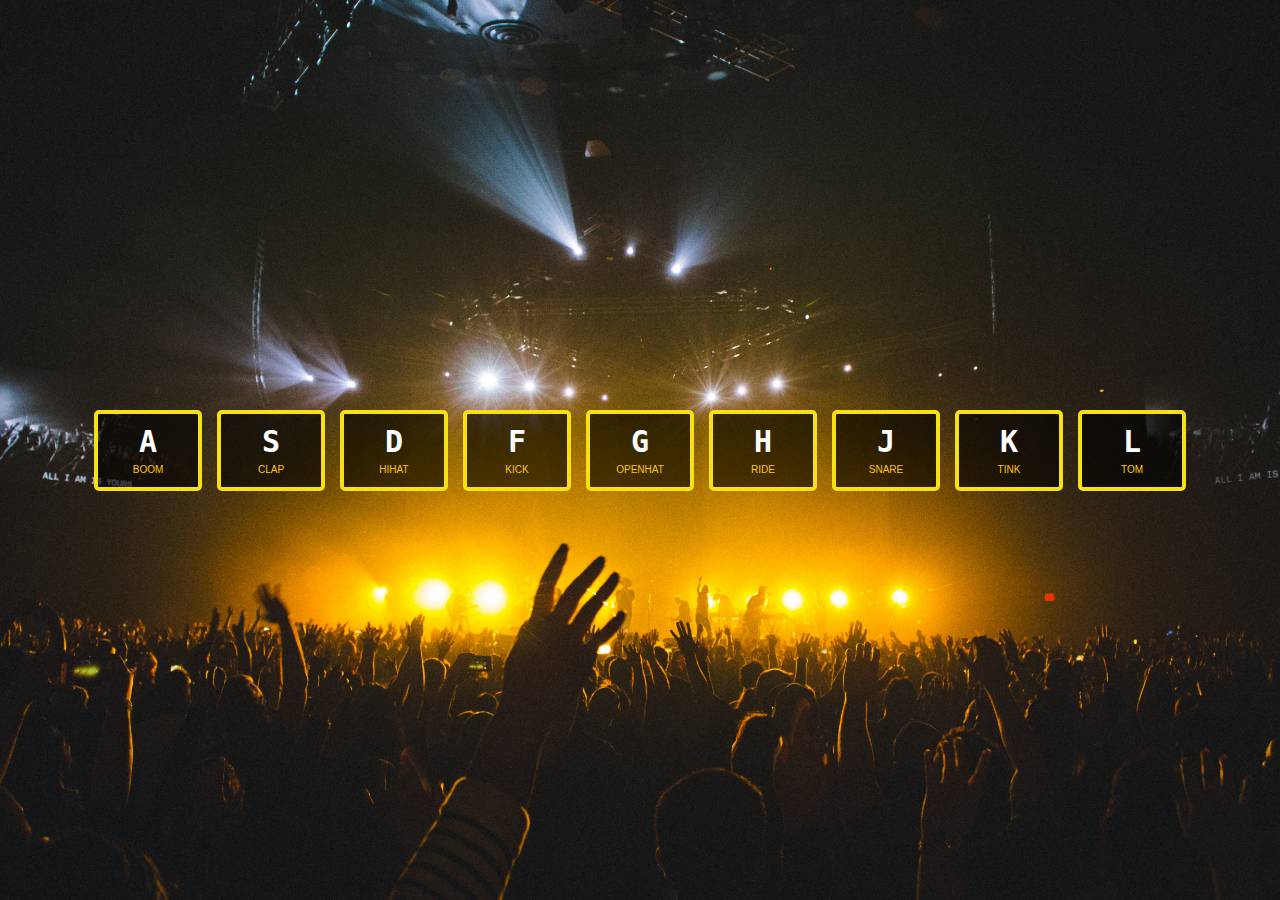
<file: week_1/day_5/mini_project_2/projet2.html>
<!DOCTYPE html>
<html lang="en">

<head>
  <meta charset="UTF-8">
  <meta name="viewport" content="width=device-width, initial-scale=1.0">
  <title>Document</title>
  <link rel="stylesheet" href="projet2.css">

</head>

<body>
  <div class="keys">
    <div data-key="A" class="key"><kbd>A</kbd><span>Boom</span></div>
    <div data-key="S" class="key"><kbd>S</kbd><span>Clap</span></div>
    <div data-key="D" class="key"><kbd>D</kbd><span>HiHat</span></div>
    <div data-key="F" class="key"><kbd>F</kbd><span>Kick</span></div>
    <div data-key="G" class="key"><kbd>G</kbd><span>OpenHat</span></div>
    <div data-key="H" class="key"><kbd>H</kbd><span>Ride</span></div>
    <div data-key="J" class="key"><kbd>J</kbd><span>Snare</span></div>
    <div data-key="K" class="key"><kbd>K</kbd><span>Tink</span></div>
    <div data-key="L" class="key"><kbd>L</kbd><span>Tom</span></div>
  </div>

</body>
<script src="projet2.js"></script>

</html>
</file>
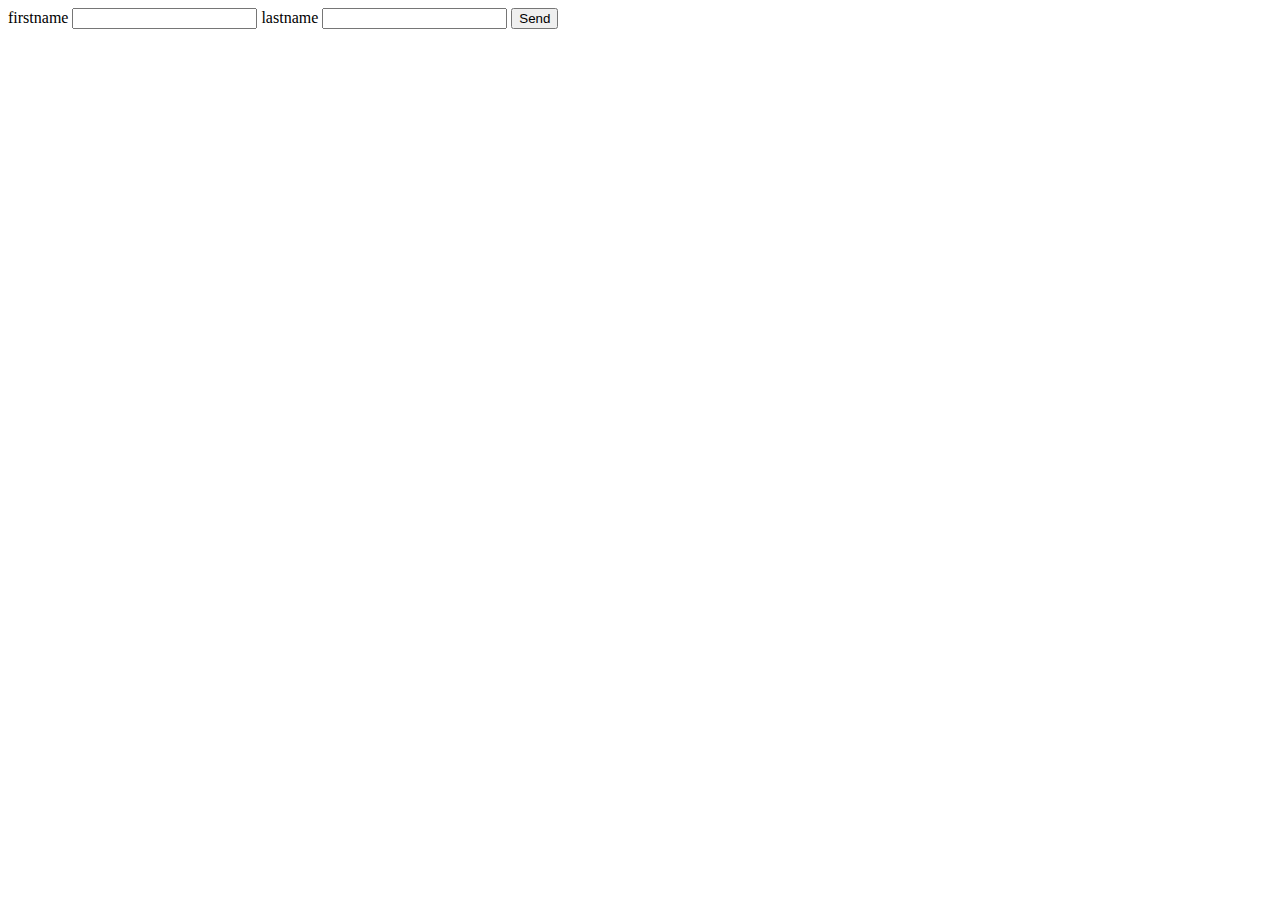
<file: week_2/day_4/Daily challenge Form/Daily_challenge_Form.html>
<!doctype html>
<html lang="en">
  <head>
    <meta charset="UTF-8" />
    <meta name="viewport" content="width=device-width, initial-scale=1.0" />
    <title>Daily challenge</title>
  </head>
  <body>
    <form id="message" method="POST" action="Daily challenge.html">
      <label for="name" class="name">firstname</label>
      <input name="name" id="firstname" />
      <label for="lastname" class="message">lastname</label>
      <input name="lastname" id="lastname" />
      <button type="submit" id="Run">Send</button>
    </form>
  </body>
  <script>
    let form = document.getElementById("message");
    form.addEventListener("submit", function (e) {
      e.preventDefault();
      let firstname = document.getElementById("firstname").value;
      let lastname = document.getElementById("lastname").value;

      let data = { firstname: firstname, lastname: lastname };
      let jsonString = JSON.stringify(data);

      let p = document.createElement("p");
      p.innerHTML = jsonString;
      document.body.appendChild(p);
    });
  </script>
</html>
</file>
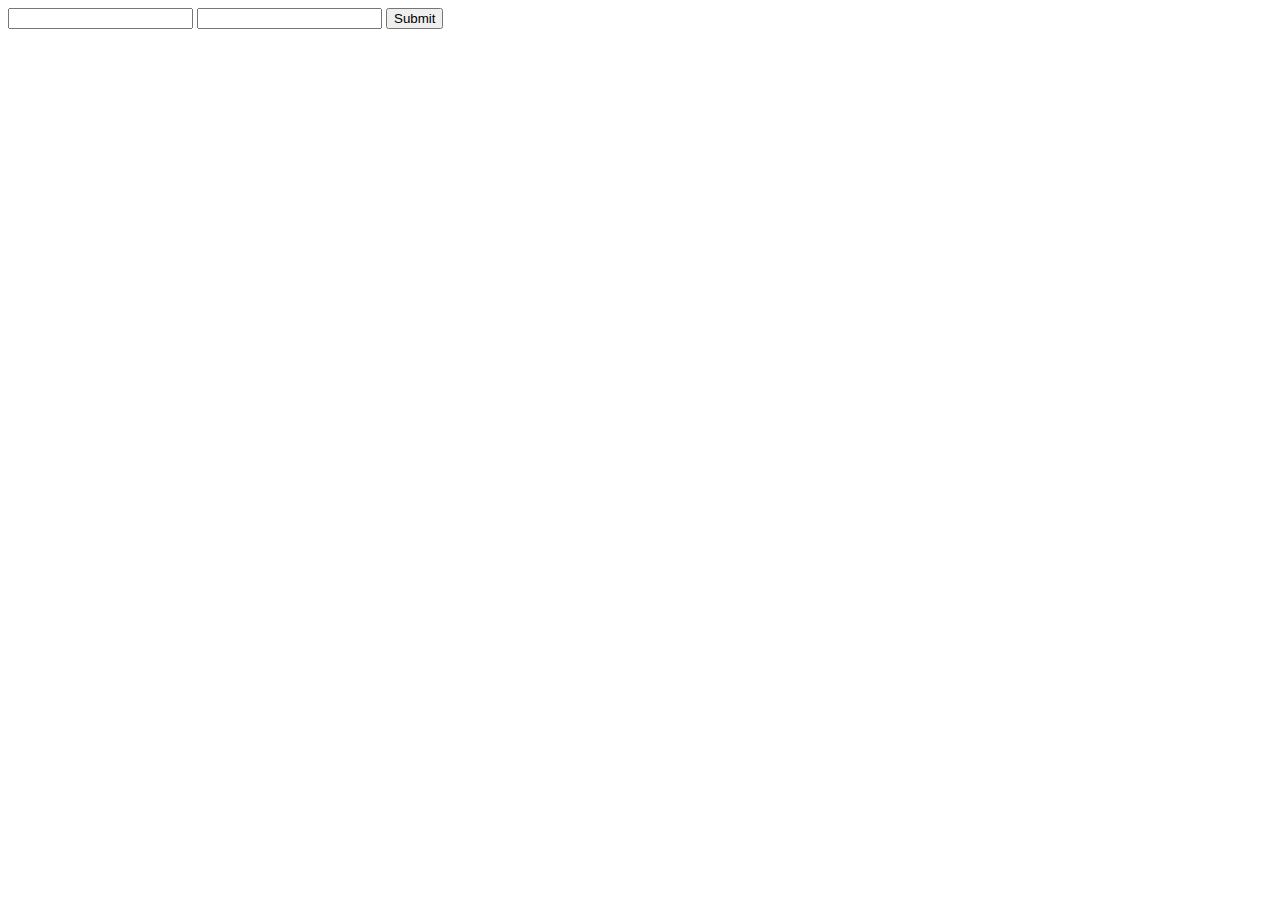
<file: week_2/day_4/Exercise XP Gold/Exercise_XP_Gold.html>
<!DOCTYPE html>
<html lang="en">
<head>
    <meta charset="UTF-8">
    <meta name="viewport" content="width=device-width, initial-scale=1.0">
    <title>Document</title>
</head>
<body>
    <form id="myForm" action="page2.html" method="get">
        <input type="text" name="firstName" id="firstName">
        <input type="text" name="lastName" id="lastName">
        <input type="submit" id="submit">
    </form>
</body>

</html>
</file>
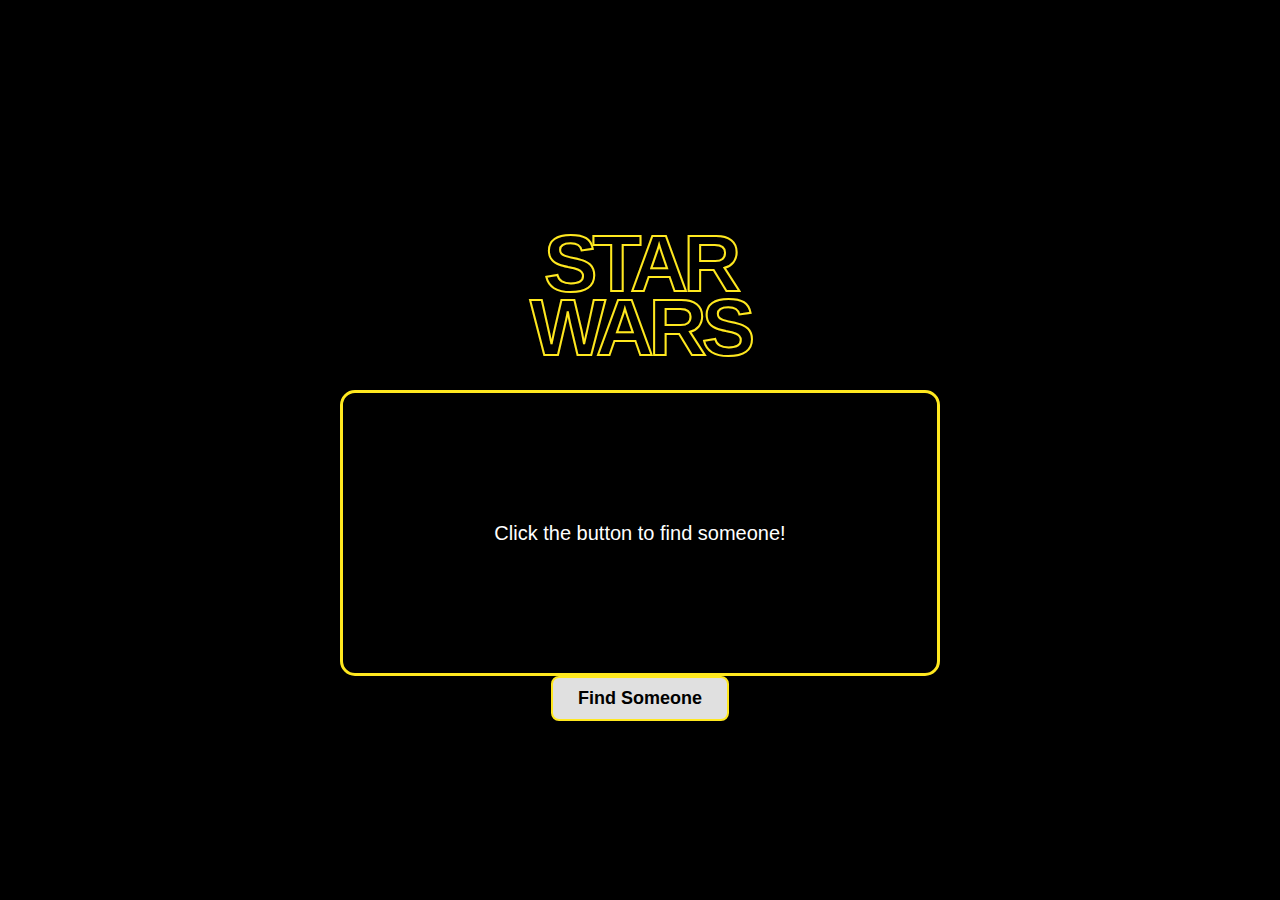
<file: week_3/day--5/Star Wars Web App Using AJAX API/Star-Wars-Web-App-Using-AJAX-API.html>
<!DOCTYPE html>
<html lang="en">
<head>
    <meta charset="UTF-8">
    <meta name="viewport" content="width=device-width, initial-scale=1.0">
    <title>Star Wars Web App Using AJAX API</title>
    <link rel="stylesheet" href="style.css">
</head>
<body>
   <div class="main-container">
        <h1 class="sw-logo">STAR<br>WARS</h1>

        <div id="info-box" class="info-box">
            <div id="content">
                <p style="color: white; font-size: 20px;">Click the button to find someone!</p>
            </div>
        </div>

        <button id="find-btn">Find Someone</button>
    </div>

    <script src="script.js"></script>
</body>
</html>
</file>
<file: week_1/day_5/mini_project_2/projet2.css>
body {
  margin: 0;
  padding: 0;
  
  background-image: url('nainoa-shizuru-NcdG9mK3PBY-unsplash.jpg');
  background-size: cover;           
  background-position: center;  
  background-repeat: no-repeat;   
  background-attachment: fixed;  
  
  display: flex;
  justify-content: center;
  align-items: center;
  height: 100vh;
  font-family: sans-serif;
}

.keys {
  display: flex;
  gap: 15px;
}

.key {
  border: 4px solid #f8e112;
  border-radius: 5px;
  padding: 10px 20px;
  background: rgba(0,0,0,0.6);
  color: white;
  text-align: center;
  transition: all 0.07s ease;
  width: 60px;
  cursor: pointer;
}


.playing {
  transform: scale(1.1);
  border-color: #ffc600;
  box-shadow: 0 0 10px #ffc600;
}

kbd {
  display: block;
  font-size: 30px;
  font-weight: bold;
}

span {
  color: #ffc600;
  text-transform: uppercase;
  font-size: 10px;
}
</file>
<file: week_3/day--5/Star Wars Web App Using AJAX API/style.css>
body {
    margin: 0;
    padding: 0;
    background: black url('https://user-images.githubusercontent.com/15611124/188448555-4813334c-d95b-4229-87c2-96ef8b417c8a.png');
    background-size: cover;
    color: white;
    font-family: 'Arial', sans-serif;
    display: flex;
    justify-content: center;
    align-items: center;
    height: 100vh;
    overflow: hidden;
}

.main-container {
    text-align: center;
    width: 100%;
    max-width: 600px;
}

.sw-logo {
    color: transparent;
    -webkit-text-stroke: 2px #FFE81F; 
    font-size: 80px;
    font-weight: bold;
    line-height: 0.8;
    margin-bottom: 30px;
    letter-spacing: -5px;
}

.info-box {
    border: 3px solid #FFE81F;
    border-radius: 15px;
    padding: 40px;
    min-height: 200px;
    display: flex;
    flex-direction: column;
    justify-content: center;
    align-items: center;
    background: rgba(0, 0, 0, 0.6); 
}

#content h2 {
    font-size: 28px;
    margin-bottom: 15px;
}

#content p {
    margin: 10px 0;
    font-size: 18px;
}

#find-btn {
    background: #e0e0e0;
    border: 2px solid #FFE81F;
    padding: 10px 25px;
    font-size: 18px;
    font-weight: bold;
    border-radius: 8px;
    cursor: pointer;
    transition: 0.3s;
}

#find-btn:hover {
    background: #FFE81F;
}

.fa-spinner {
    font-size: 50px;
    color: white;
    margin-bottom: 10px;
}
</file>
